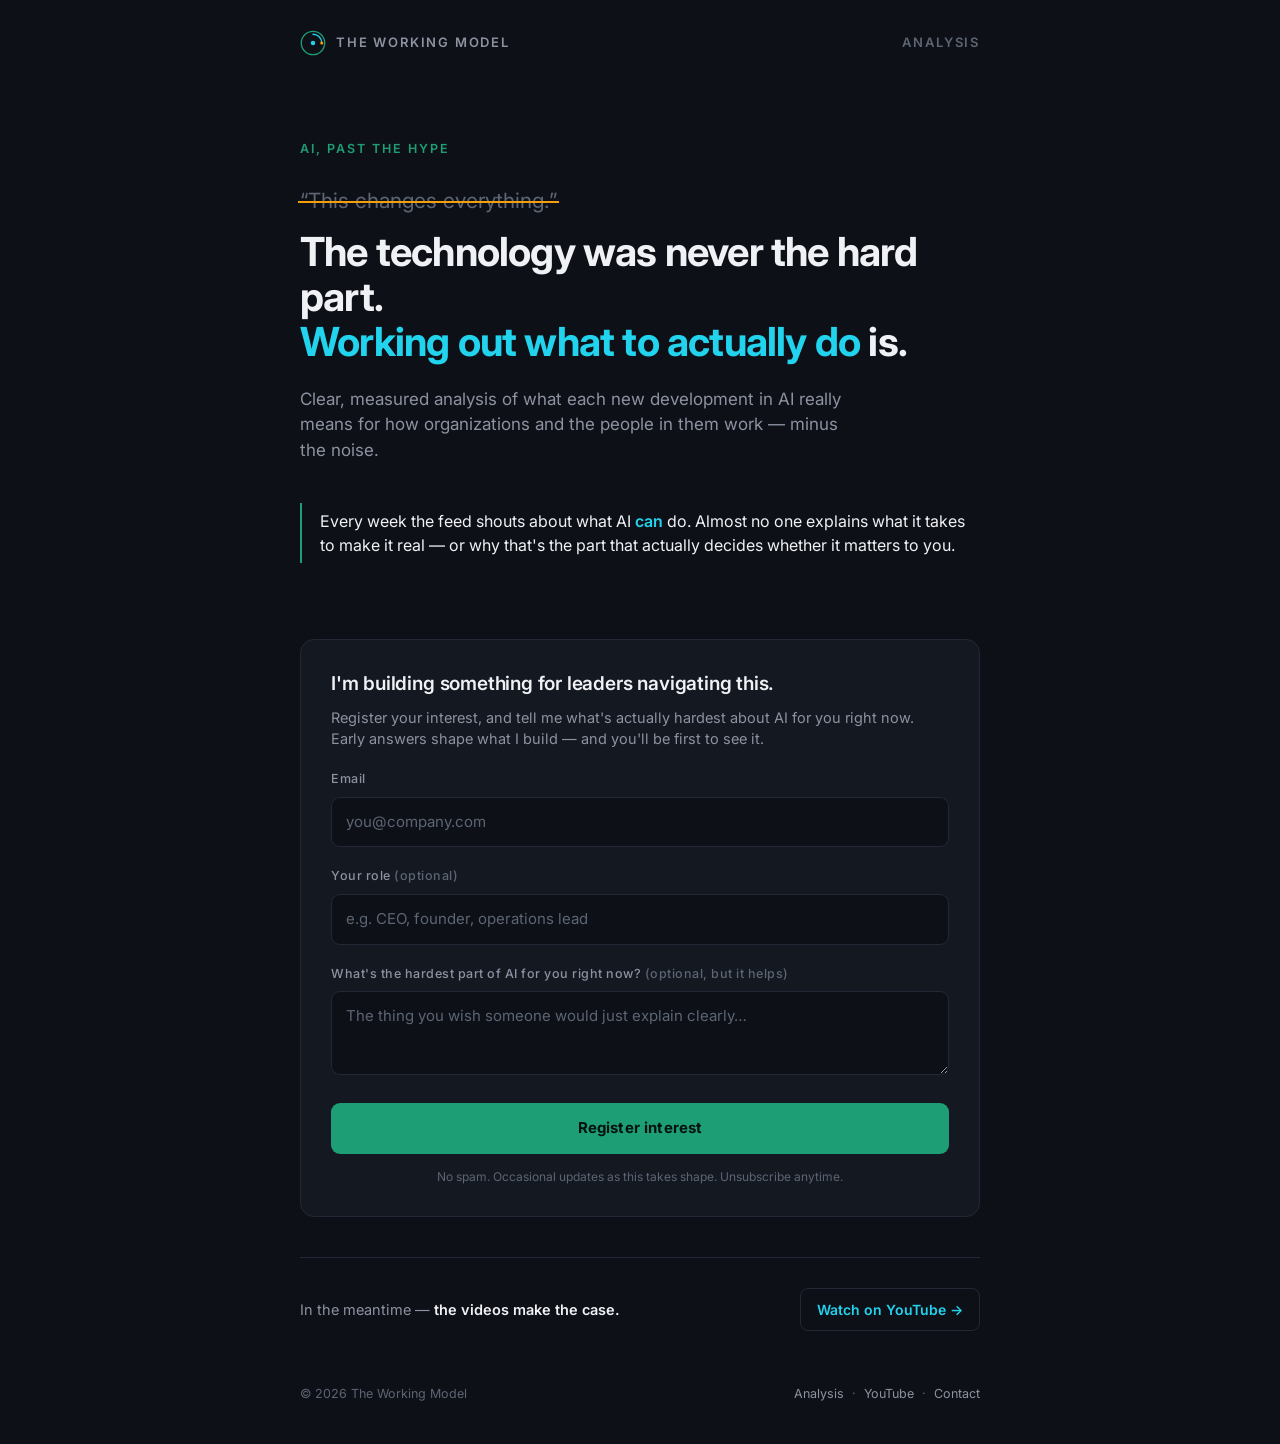
<file: index.html>
<!DOCTYPE html>
<html lang="en">
<head>
<meta charset="utf-8">
<meta name="viewport" content="width=device-width, initial-scale=1">
<title>The Working Model — AI, past the hype</title>
<meta name="description" content="Clear, measured analysis of what each new development in AI really means for how organizations and the people in them work — minus the noise.">

<!-- Social share preview (update the URL + image before launch) -->
<meta property="og:type" content="website">
<meta property="og:title" content="The Working Model — AI, past the hype">
<meta property="og:description" content="The technology was never the hard part. Working out what to actually do is.">
<meta property="og:url" content="https://theworkingmodel.co">
<meta name="twitter:card" content="summary_large_image">
<meta name="twitter:title" content="The Working Model — AI, past the hype">
<meta name="twitter:description" content="The technology was never the hard part. Working out what to actually do is.">

<link rel="preconnect" href="https://fonts.googleapis.com">
<link rel="preconnect" href="https://fonts.gstatic.com" crossorigin>
<link href="https://fonts.googleapis.com/css2?family=Inter:wght@400;500;600;700&display=swap" rel="stylesheet">
</head>
<body>
<style>
  :root{
    --bg:#0E1017; --bg2:#141821; --line:#222835;
    --text:#F0F1F5; --muted:#8C92A0; --dim:#5C6573;
    --teal:#1D9E75; --cyan:#22D3EE; --amber:#F59E0B;
    --maxw:680px;
  }
  *{box-sizing:border-box;margin:0;padding:0}
  @media (prefers-reduced-motion:reduce){*{animation:none!important;transition:none!important}}
  .twm-root{
    background:var(--bg); color:var(--text);
    font-family:"Inter",-apple-system,BlinkMacSystemFont,"Segoe UI",Roboto,sans-serif;
    -webkit-font-smoothing:antialiased; line-height:1.5;
    min-height:100vh; padding:0 24px;
  }
  .twm-wrap{max-width:var(--maxw);margin:0 auto}

  /* top bar */
  .twm-top{display:flex;align-items:center;gap:10px;padding:30px 0 0}
  .twm-mark{width:26px;height:26px;flex:0 0 auto}
  .twm-name{font-size:13px;letter-spacing:.14em;text-transform:uppercase;color:var(--muted);font-weight:600}

  .twm-nav{margin-left:auto;display:flex;gap:20px}
  .twm-nav a{font-size:13px;letter-spacing:.14em;text-transform:uppercase;font-weight:600;
    color:var(--dim);text-decoration:none;transition:color .18s}
  .twm-nav a:hover{color:var(--text)}
  .twm-nav a:focus-visible{outline:2px solid var(--cyan);outline-offset:3px;border-radius:2px}
  
  /* hero — the signature: hype struck through, replaced by the real question */
  .twm-hero{padding:84px 0 30px}
  .twm-eyebrow{font-size:12.5px;letter-spacing:.16em;text-transform:uppercase;color:var(--teal);font-weight:600;margin-bottom:26px}
  .twm-strike{font-size:21px;color:var(--dim);font-weight:400;margin-bottom:14px;position:relative;display:inline-block}
  .twm-strike span{position:relative}
  .twm-strike span::after{
    content:"";position:absolute;left:-2px;top:52%;height:2px;width:0;background:var(--amber);
    animation:strike .7s cubic-bezier(.5,0,.2,1) .5s forwards}
  @keyframes strike{to{width:calc(100% + 4px)}}
  .twm-h1{font-size:40px;line-height:1.12;font-weight:700;letter-spacing:-.02em;
    opacity:0;transform:translateY(8px);animation:rise .6s ease 1.15s forwards}
  .twm-h1 .accent{color:var(--cyan)}
  @keyframes rise{to{opacity:1;transform:none}}
  .twm-sub{font-size:17px;color:var(--muted);margin-top:22px;max-width:560px;
    opacity:0;animation:fade .6s ease 1.5s forwards}
  @keyframes fade{to{opacity:1}}

  /* the thesis line */
  .twm-thesis{border-left:2px solid var(--teal);padding:6px 0 6px 18px;margin:40px 0 0;
    font-size:16px;color:var(--text)}
  .twm-thesis b{color:var(--cyan);font-weight:600}

  /* form card */
  .twm-card{background:var(--bg2);border:1px solid var(--line);border-radius:14px;
    padding:30px;margin:46px 0 0}
  .twm-card h2{font-size:19px;font-weight:600;letter-spacing:-.01em}
  .twm-card p.lede{font-size:14.5px;color:var(--muted);margin-top:8px}
  .twm-field{margin-top:20px}
  .twm-label{display:block;font-size:12.5px;letter-spacing:.04em;color:var(--muted);
    margin-bottom:8px;font-weight:500}
  .twm-input,.twm-textarea{width:100%;background:var(--bg);border:1px solid var(--line);
    border-radius:9px;color:var(--text);font:inherit;font-size:15px;padding:13px 14px;
    transition:border-color .18s,box-shadow .18s}
  .twm-textarea{resize:vertical;min-height:84px}
  .twm-input::placeholder,.twm-textarea::placeholder{color:var(--dim)}
  .twm-input:focus,.twm-textarea:focus{outline:none;border-color:var(--teal);
    box-shadow:0 0 0 3px rgba(29,158,117,.18)}
  .twm-btn{margin-top:22px;width:100%;background:var(--teal);color:#04130D;border:none;
    border-radius:9px;font:inherit;font-size:15px;font-weight:700;letter-spacing:.01em;
    padding:14px;cursor:pointer;transition:background .18s,transform .06s}
  .twm-btn:hover{background:#23b386}
  .twm-btn:active{transform:translateY(1px)}
  .twm-btn:focus-visible{outline:2px solid var(--cyan);outline-offset:2px}
  .twm-fineprint{font-size:12px;color:var(--dim);margin-top:14px;text-align:center}

  /* success state */
  .twm-success{display:none;text-align:center;padding:14px 0}
  .twm-success .check{width:46px;height:46px;margin:0 auto 16px;display:block}
  .twm-success h2{font-size:20px}
  .twm-success p{font-size:14.5px;color:var(--muted);margin-top:10px;max-width:420px;margin-left:auto;margin-right:auto}

  /* secondary: videos */
  .twm-secondary{margin:40px 0 0;padding-top:30px;border-top:1px solid var(--line);
    display:flex;align-items:center;justify-content:space-between;gap:16px;flex-wrap:wrap}
  .twm-secondary .t{font-size:14.5px;color:var(--muted)}
  .twm-secondary .t b{color:var(--text);font-weight:600}
  .twm-watch{font-size:14px;font-weight:600;color:var(--cyan);text-decoration:none;
    border:1px solid var(--line);border-radius:8px;padding:10px 16px;transition:border-color .18s,color .18s;white-space:nowrap}
  .twm-watch:hover{border-color:var(--cyan)}

  .twm-foot{padding:54px 0 40px;color:var(--dim);font-size:12.5px;
    display:flex;justify-content:space-between;gap:12px;flex-wrap:wrap}
  .twm-foot a{color:var(--muted);text-decoration:none}
  .twm-foot a:hover{color:var(--text)}

  @media (max-width:560px){
    .twm-h1{font-size:31px} .twm-hero{padding:60px 0 24px}
    .twm-card{padding:24px}
  }
</style>

<div class="twm-root">
  <div class="twm-wrap">

    <div class="twm-top">
      <svg class="twm-mark" viewBox="0 0 40 40" fill="none" aria-hidden="true">
        <circle cx="20" cy="20" r="18" stroke="#1D9E75" stroke-width="2"/>
        <circle cx="20" cy="20" r="3.4" fill="#22D3EE"/>
        <path d="M20 6.5 A13.5 13.5 0 0 1 33.5 20" stroke="#22D3EE" stroke-width="2" fill="none" stroke-linecap="round"/>
        <circle cx="33.5" cy="20" r="2.4" fill="#F59E0B"/>
      </svg>
      <span class="twm-name">The Working Model</span>
      <nav class="twm-nav">
        <a href="/analysis/">Analysis</a>
      </nav>
    </div>

    <section class="twm-hero">
      <div class="twm-eyebrow">AI, past the hype</div>
      <div class="twm-strike"><span>“This changes everything.”</span></div>
      <h1 class="twm-h1">The technology was never the hard part.<br><span class="accent">Working out what to actually do</span> is.</h1>
      <p class="twm-sub">Clear, measured analysis of what each new development in AI really means for how organizations and the people in them work — minus the noise.</p>

      <p class="twm-thesis">Every week the feed shouts about what AI <b>can</b> do. Almost no one explains what it takes to make it real — or why that's the part that actually decides whether it matters to you.</p>
    </section>

    <section class="twm-card" id="card">
      <div id="formview">
        <h2>I'm building something for leaders navigating this.</h2>
        <p class="lede">Register your interest, and tell me what's actually hardest about AI for you right now. Early answers shape what I build — and you'll be first to see it.</p>

        <div class="twm-field">
          <label class="twm-label" for="email">Email</label>
          <input class="twm-input" id="email" type="email" placeholder="you@company.com" autocomplete="email"/>
        </div>

        <div class="twm-field">
          <label class="twm-label" for="role">Your role <span style="color:var(--dim)">(optional)</span></label>
          <input class="twm-input" id="role" type="text" placeholder="e.g. CEO, founder, operations lead"/>
        </div>

        <div class="twm-field">
          <label class="twm-label" for="need">What's the hardest part of AI for you right now? <span style="color:var(--dim)">(optional, but it helps)</span></label>
          <textarea class="twm-textarea" id="need" placeholder="The thing you wish someone would just explain clearly…"></textarea>
        </div>

        <button class="twm-btn" id="submit">Register interest</button>
        <p class="twm-fineprint">No spam. Occasional updates as this takes shape. Unsubscribe anytime.</p>
      </div>

      <div class="twm-success" id="successview">
        <svg class="check" viewBox="0 0 48 48" fill="none" aria-hidden="true">
          <circle cx="24" cy="24" r="22" stroke="#1D9E75" stroke-width="2"/>
          <path d="M15 24.5l6 6 12-13" stroke="#22D3EE" stroke-width="2.6" stroke-linecap="round" stroke-linejoin="round"/>
        </svg>
        <h2>You're on the list.</h2>
        <p>Thank you — what you shared genuinely shapes what gets built next. Keep an eye on your inbox.</p>
      </div>
    </section>

    <section class="twm-secondary">
      <div class="t">In the meantime — <b>the videos make the case.</b></div>
      <a class="twm-watch" href="#" id="watch">Watch on YouTube →</a>
    </section>

    <footer class="twm-foot">
      <span>© 2026 The Working Model</span>
      <span><a href="/analysis/">Analysis</a> &nbsp;·&nbsp; <a href="#">YouTube</a> &nbsp;·&nbsp; <a href="#">Contact</a></span>
    </footer>

  </div>
</div>

<script>
(function(){
  // ====================================================================
  // FORMSPREE SETUP — replace YOUR_FORM_ID with the ID from your form.
  // After you create a form at formspree.io, they give you an endpoint like:
  //   https://formspree.io/f/abcdwxyz
  // Paste just the part after /f/ below (e.g. "abcdwxyz").
  var FORMSPREE_ID = "mqeovejw";
  // ====================================================================
  var ENDPOINT = "https://formspree.io/f/" + FORMSPREE_ID;

  var submit=document.getElementById('submit');
  var email=document.getElementById('email');
  var role=document.getElementById('role');
  var need=document.getElementById('need');
  var formview=document.getElementById('formview');
  var successview=document.getElementById('successview');

  function flag(msg){
    email.focus();
    email.style.borderColor='#F59E0B';
    email.style.boxShadow='0 0 0 3px rgba(245,158,11,.18)';
    email.placeholder=msg;
    email.value='';
  }

  submit.addEventListener('click',function(){
    var val=(email.value||'').trim();
    var ok=/^[^\s@]+@[^\s@]+\.[^\s@]+$/.test(val);
    if(!ok){ flag('Enter a valid email to continue'); return; }

    submit.disabled=true;
    submit.textContent='Sending…';

    fetch(ENDPOINT,{
      method:'POST',
      headers:{'Accept':'application/json'},
      body:(function(){
        var fd=new FormData();
        fd.append('email',val);
        fd.append('role',(role.value||'').trim());
        fd.append('hardest_part',(need.value||'').trim());
        return fd;
      })()
    }).then(function(r){
      if(r.ok){
        formview.style.display='none';
        successview.style.display='block';
      }else{
        submit.disabled=false;
        submit.textContent='Register interest';
        flag('Something went wrong — try again');
      }
    }).catch(function(){
      submit.disabled=false;
      submit.textContent='Register interest';
      flag('Network error — try again');
    });
  });

  email.addEventListener('input',function(){
    email.style.borderColor='';email.style.boxShadow='';
  });
})();
</script>

</body>
</html>
</file>
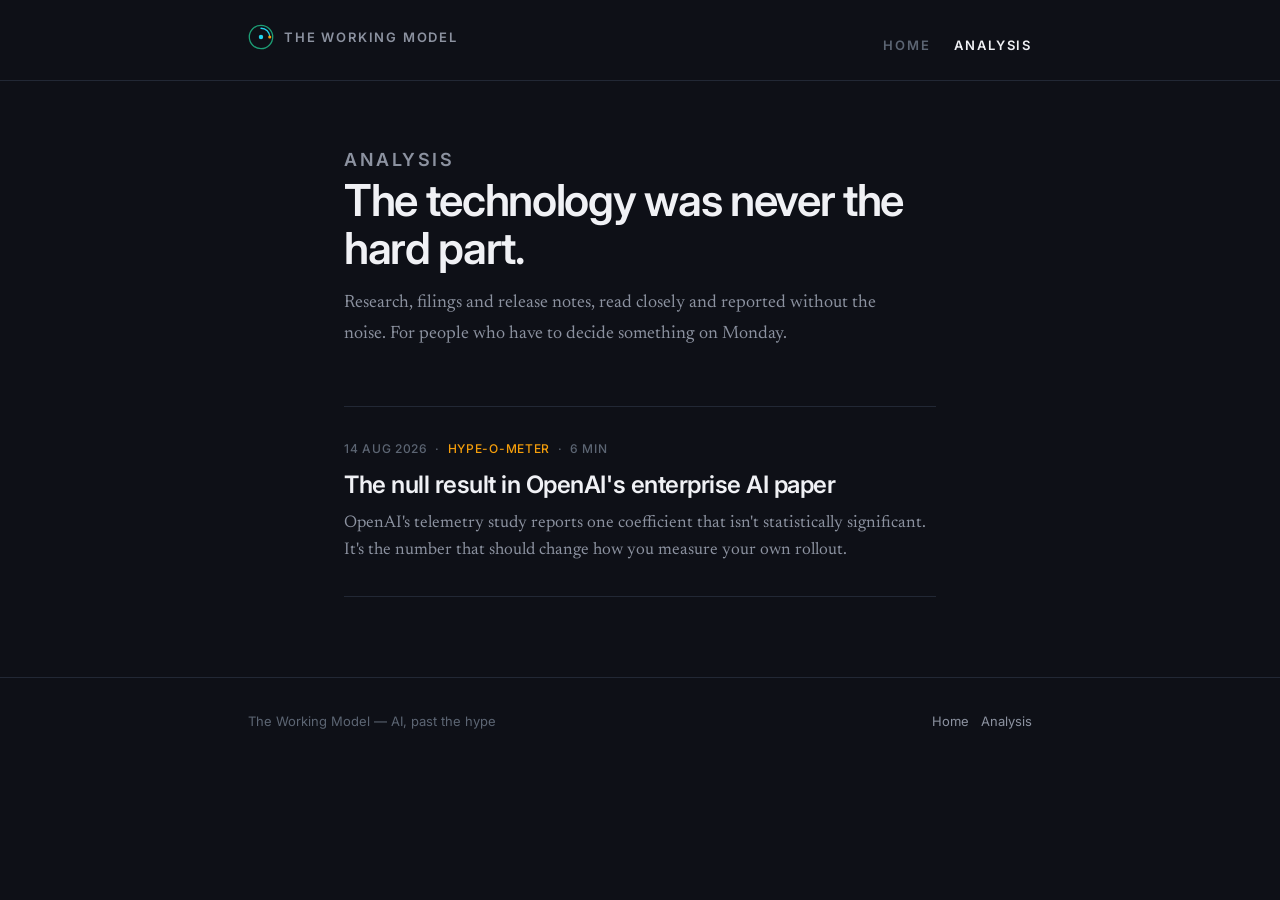
<file: analysis/index.html>
<!DOCTYPE html>
<html lang="en">
<head>
<meta charset="utf-8">
<meta name="viewport" content="width=device-width, initial-scale=1">

<title>Writing — The Working Model</title>
<meta name="description" content="Measured analysis of what each new development in AI actually means for how organizations work.">
<link rel="canonical" href="https://theworkingmodel.co/analysis/">

<meta property="og:type" content="website">
<meta property="og:site_name" content="The Working Model">
<meta property="og:title" content="Writing — The Working Model">
<meta property="og:description" content="Measured analysis of what each new development in AI actually means for how organizations work.">
<meta property="og:url" content="https://theworkingmodel.co/analysis/">
<meta name="twitter:card" content="summary_large_image">

<link rel="preconnect" href="https://fonts.googleapis.com">
<link rel="preconnect" href="https://fonts.gstatic.com" crossorigin>
<link href="https://fonts.googleapis.com/css2?family=Inter:wght@400;500;600&family=Newsreader:ital,opsz,wght@0,6..72,400;0,6..72,500;1,6..72,400&display=swap" rel="stylesheet">
<link rel="stylesheet" href="analysis.css">
</head>
<body>

<header class="masthead">
  <div class="wrap">
    <a class="wordmark" href="/">
      <svg class="twm-mark" viewBox="0 0 40 40" fill="none" aria-hidden="true">
        <circle cx="20" cy="20" r="18" stroke="#1D9E75" stroke-width="2"/>
        <circle cx="20" cy="20" r="3.4" fill="#22D3EE"/>
        <path d="M20 6.5 A13.5 13.5 0 0 1 33.5 20" stroke="#22D3EE" stroke-width="2" fill="none" stroke-linecap="round"/>
        <circle cx="33.5" cy="20" r="2.4" fill="#F59E0B"/>
      </svg>
      <span>The Working Model</span>
    </a>
    <nav>
      <a href="/">Home</a>
      <a href="/analysis/" aria-current="page">Analysis</a>
    </nav>
  </div>
</header>

<main>
  <div class="wrap">

    <div class="index-head">
      <p class="eyebrow">Analysis</p>
      <h1>The technology was never the hard part.</h1>
      <p>Research, filings and release notes, read closely and reported without the noise. For people who have to decide something on Monday.</p>
    </div>

    <ul class="post-list">
      <li>
        <a class="post-link" href="/analysis/null-result-openai-enterprise-paper/">
          <p class="meta">14 Aug 2026 &nbsp;&middot;&nbsp; <span class="seg">Hype-o-meter</span> &nbsp;&middot;&nbsp; 6 min</p>
          <h2>The null result in OpenAI's enterprise AI paper</h2>
          <p>OpenAI's telemetry study reports one coefficient that isn't statistically significant. It's the number that should change how you measure your own rollout.</p>
        </a>
      </li>
    </ul>

  </div>
</main>

<footer class="site-footer">
  <div class="wrap">
    <span>The Working Model — AI, past the hype</span>
    <span><a href="/">Home</a> &nbsp; <a href="/analysis/">Analysis</a></span>
  </div>
</footer>

</body>
</html>
</file>
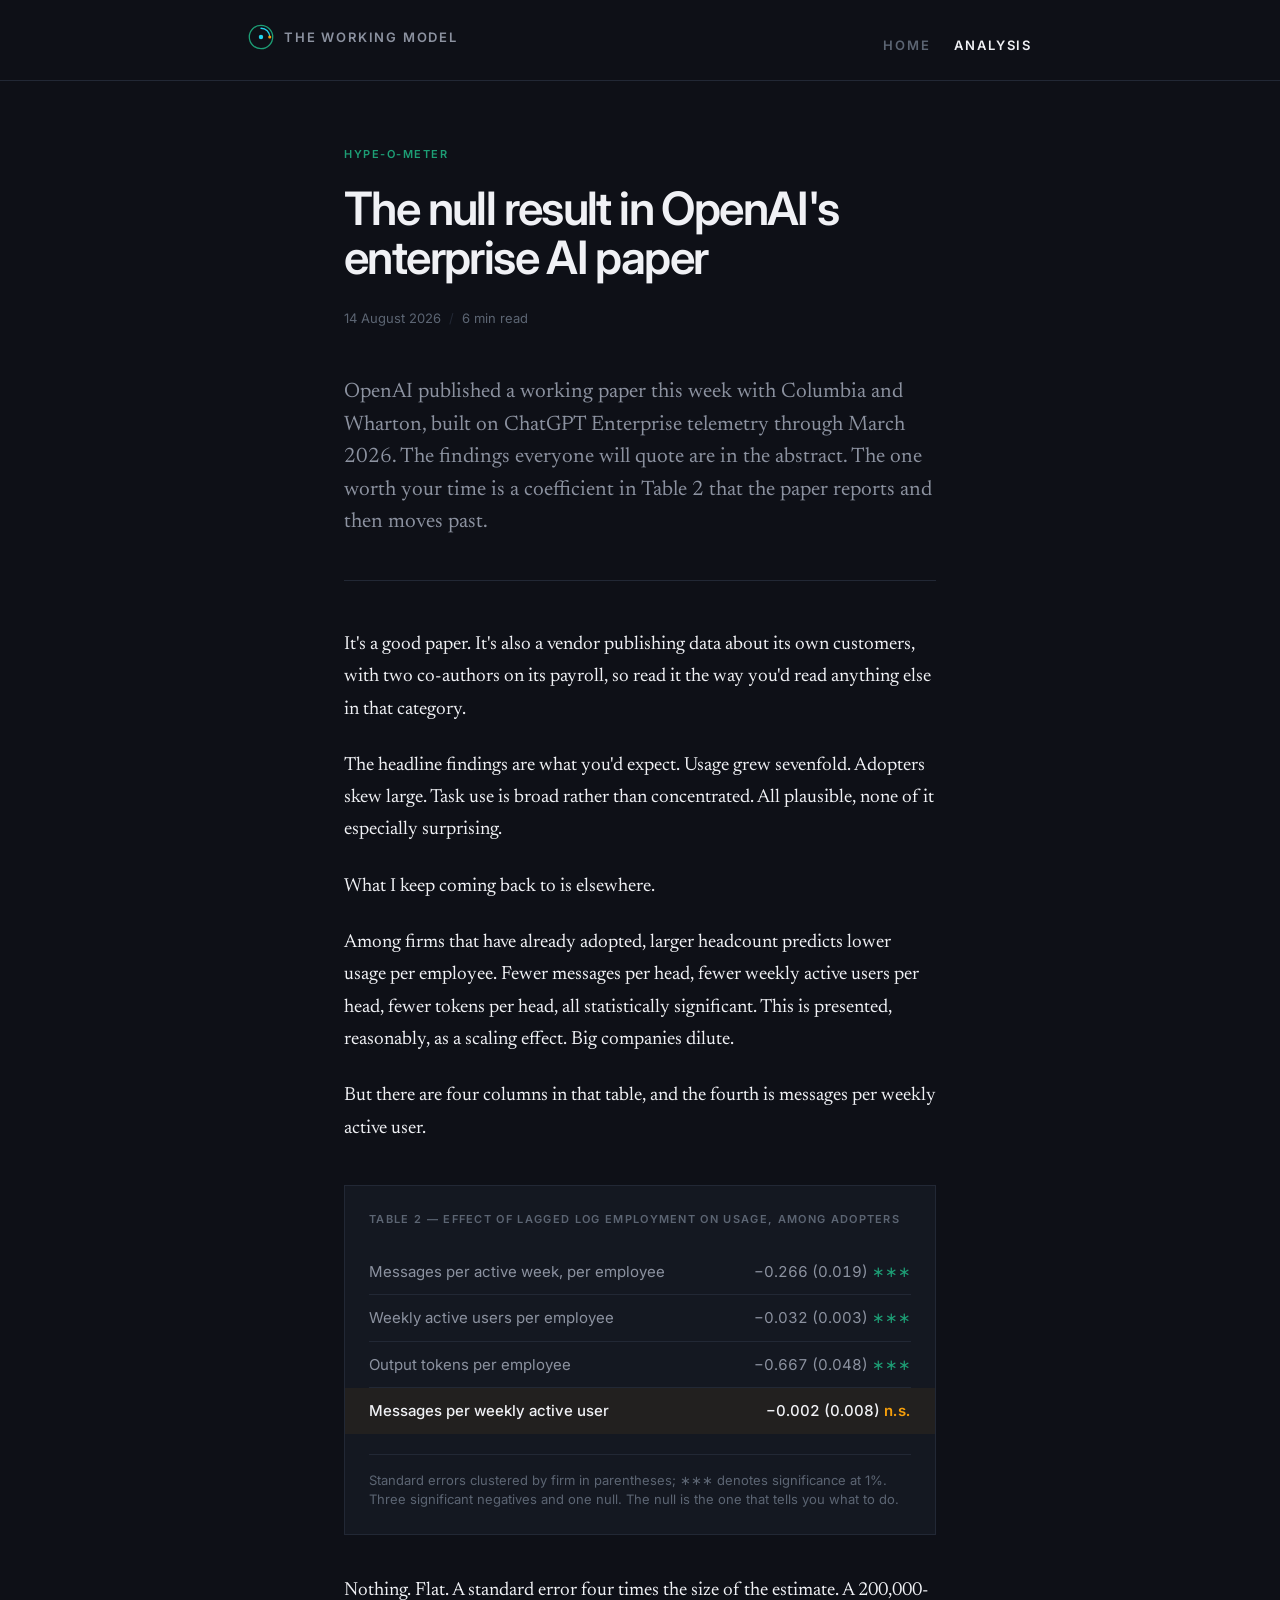
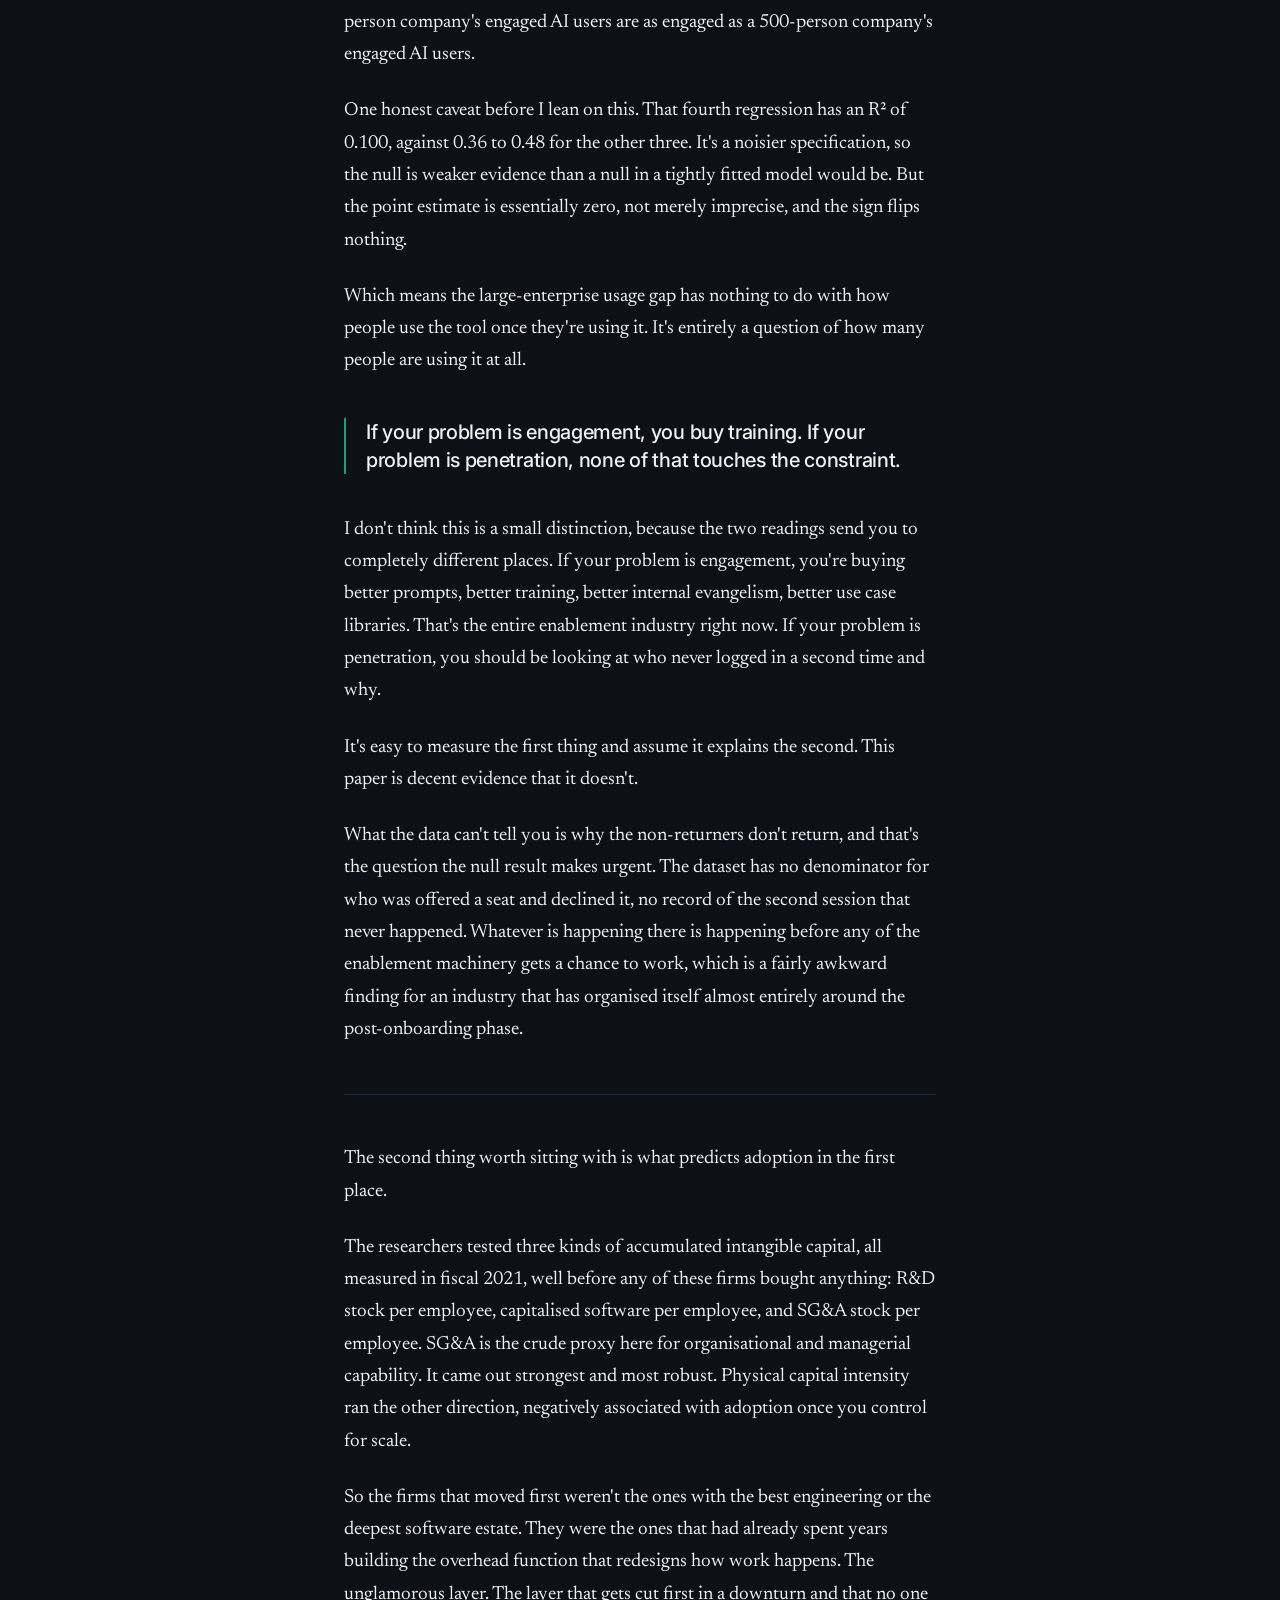
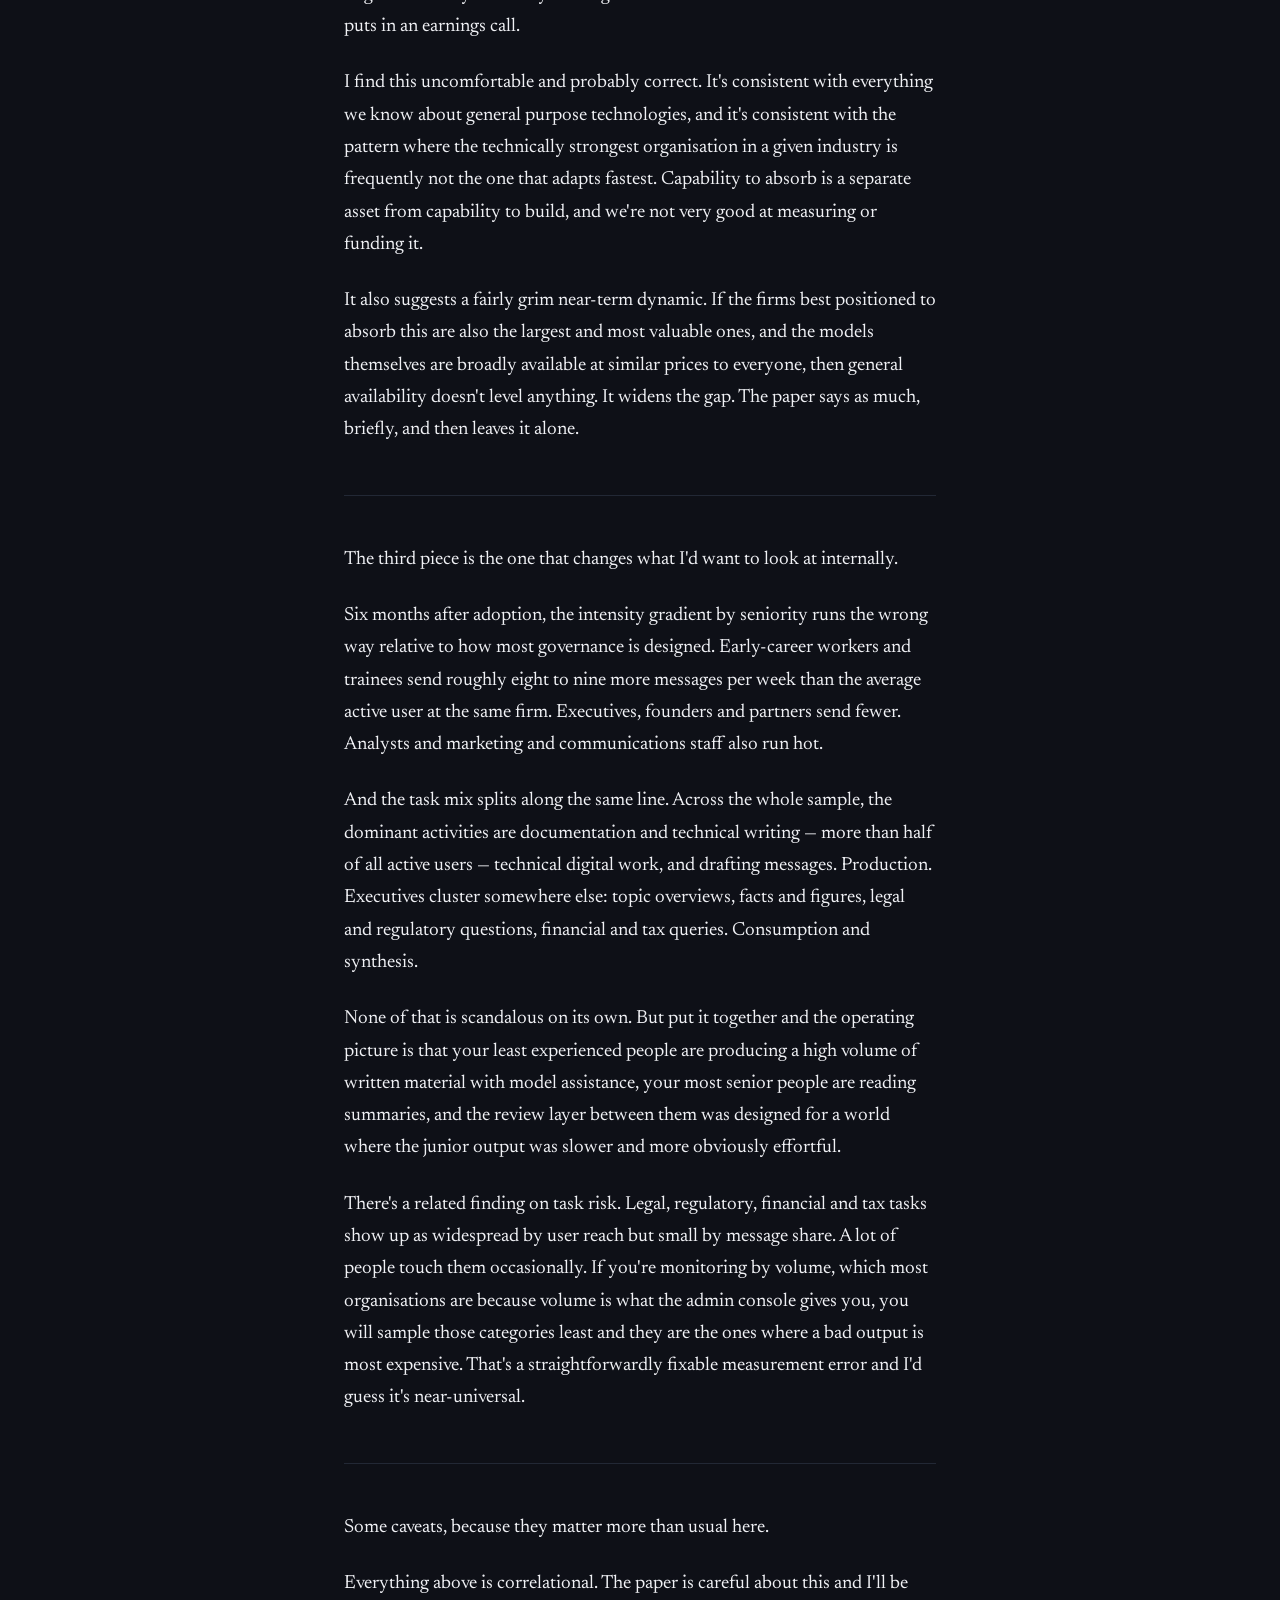
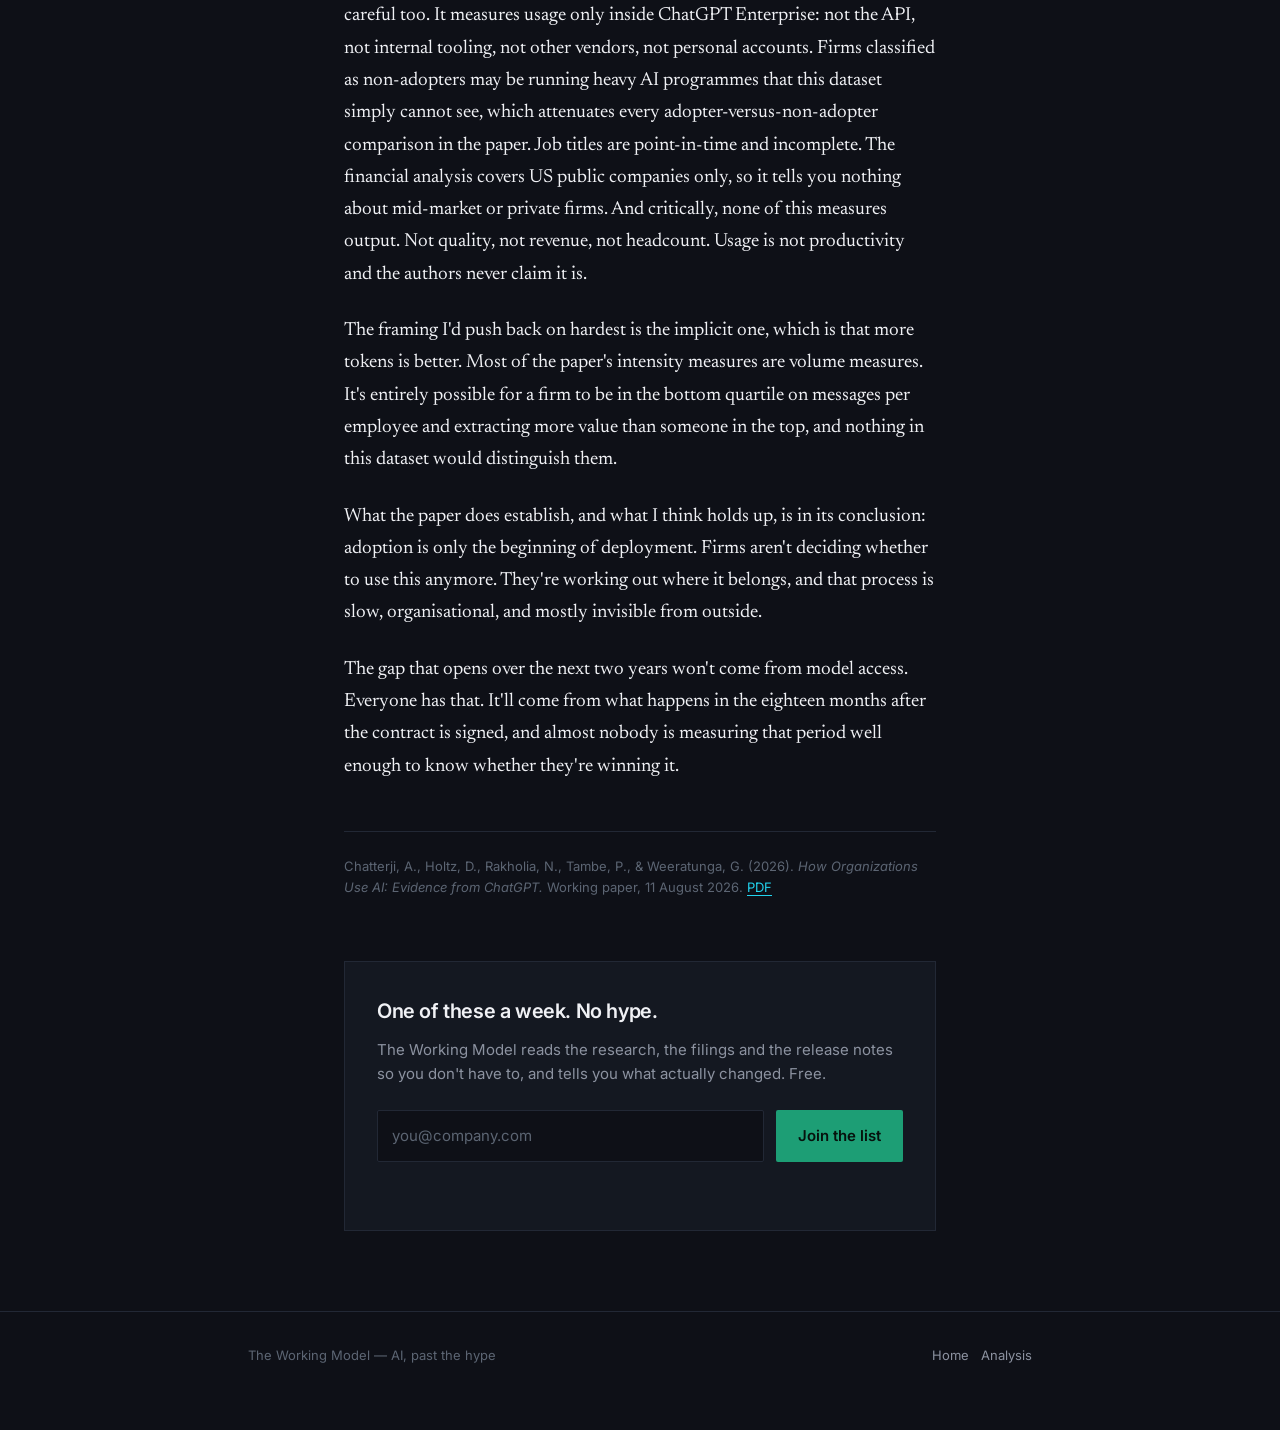
<file: analysis/null-result-openai-enterprise-paper/index.html>
<!DOCTYPE html>
<html lang="en">
<head>
<meta charset="utf-8">
<meta name="viewport" content="width=device-width, initial-scale=1">

<title>The null result in OpenAI's enterprise AI paper — The Working Model</title>
<meta name="description" content="OpenAI's enterprise telemetry paper reports one coefficient that isn't statistically significant. It's the most useful number in the study.">
<link rel="canonical" href="https://theworkingmodel.co/analysis/null-result-openai-enterprise-paper/">

<meta property="og:type" content="article">
<meta property="og:site_name" content="The Working Model">
<meta property="og:title" content="The null result in OpenAI's enterprise AI paper">
<meta property="og:description" content="OpenAI's enterprise telemetry paper reports one coefficient that isn't statistically significant. It's the most useful number in the study.">
<meta property="og:url" content="https://theworkingmodel.co/analysis/null-result-openai-enterprise-paper/">
<meta property="article:published_time" content="2026-08-14">
<meta name="twitter:card" content="summary_large_image">
<meta name="twitter:title" content="The null result in OpenAI's enterprise AI paper">
<meta name="twitter:description" content="OpenAI's enterprise telemetry paper reports one coefficient that isn't statistically significant. It's the most useful number in the study.">

<link rel="preconnect" href="https://fonts.googleapis.com">
<link rel="preconnect" href="https://fonts.gstatic.com" crossorigin>
<link href="https://fonts.googleapis.com/css2?family=Inter:wght@400;500;600&family=Newsreader:ital,opsz,wght@0,6..72,400;0,6..72,500;1,6..72,400&display=swap" rel="stylesheet">
<link rel="stylesheet" href="../analysis.css">
</head>
<body>

<header class="masthead">
  <div class="wrap">
    <a class="wordmark" href="/">
      <svg class="twm-mark" viewBox="0 0 40 40" fill="none" aria-hidden="true">
        <circle cx="20" cy="20" r="18" stroke="#1D9E75" stroke-width="2"/>
        <circle cx="20" cy="20" r="3.4" fill="#22D3EE"/>
        <path d="M20 6.5 A13.5 13.5 0 0 1 33.5 20" stroke="#22D3EE" stroke-width="2" fill="none" stroke-linecap="round"/>
        <circle cx="33.5" cy="20" r="2.4" fill="#F59E0B"/>
      </svg>
      <span>The Working Model</span>
    </a>
    <nav>
      <a href="/">Home</a>
      <a href="/analysis/" aria-current="page">Analysis</a>
    </nav>
  </div>
</header>

<article>
  <div class="wrap">

    <div class="article-head">
      <p class="eyebrow">Hype-o-meter</p>
      <h1>The null result in OpenAI's enterprise AI paper</h1>
      <p class="byline">
        <span>14 August 2026</span>
        <span class="sep">/</span>
        <span>6 min read</span>
      </p>
    </div>

    <p class="standfirst">OpenAI published a working paper this week with Columbia and Wharton, built on ChatGPT Enterprise telemetry through March 2026. The findings everyone will quote are in the abstract. The one worth your time is a coefficient in Table 2 that the paper reports and then moves past.</p>

    <p>It's a good paper. It's also a vendor publishing data about its own customers, with two co-authors on its payroll, so read it the way you'd read anything else in that category.</p>

    <p>The headline findings are what you'd expect. Usage grew sevenfold. Adopters skew large. Task use is broad rather than concentrated. All plausible, none of it especially surprising.</p>

    <p>What I keep coming back to is elsewhere.</p>

    <p>Among firms that have already adopted, larger headcount predicts lower usage per employee. Fewer messages per head, fewer weekly active users per head, fewer tokens per head, all statistically significant. This is presented, reasonably, as a scaling effect. Big companies dilute.</p>

    <p>But there are four columns in that table, and the fourth is messages per weekly active user.</p>

    <figure class="coef">
      <figcaption class="coef-cap">Table 2 — effect of lagged log employment on usage, among adopters</figcaption>
      <div class="coef-row">
        <span class="label">Messages per active week, per employee</span>
        <span class="val">&minus;0.266 (0.019) <span class="star">&lowast;&lowast;&lowast;</span></span>
      </div>
      <div class="coef-row">
        <span class="label">Weekly active users per employee</span>
        <span class="val">&minus;0.032 (0.003) <span class="star">&lowast;&lowast;&lowast;</span></span>
      </div>
      <div class="coef-row">
        <span class="label">Output tokens per employee</span>
        <span class="val">&minus;0.667 (0.048) <span class="star">&lowast;&lowast;&lowast;</span></span>
      </div>
      <div class="coef-row null-row">
        <span class="label">Messages per weekly active user</span>
        <span class="val">&minus;0.002 (0.008) <span class="ns">n.s.</span></span>
      </div>
      <p class="coef-note">Standard errors clustered by firm in parentheses; &lowast;&lowast;&lowast; denotes significance at 1%. Three significant negatives and one null. The null is the one that tells you what to do.</p>
    </figure>

    <p>Nothing. Flat. A standard error four times the size of the estimate. A 200,000-person company's engaged AI users are as engaged as a 500-person company's engaged AI users.</p>

    <p>One honest caveat before I lean on this. That fourth regression has an R&sup2; of 0.100, against 0.36 to 0.48 for the other three. It's a noisier specification, so the null is weaker evidence than a null in a tightly fitted model would be. But the point estimate is essentially zero, not merely imprecise, and the sign flips nothing.</p>

    <p>Which means the large-enterprise usage gap has nothing to do with how people use the tool once they're using it. It's entirely a question of how many people are using it at all.</p>

    <p class="pull">If your problem is engagement, you buy training. If your problem is penetration, none of that touches the constraint.</p>

    <p>I don't think this is a small distinction, because the two readings send you to completely different places. If your problem is engagement, you're buying better prompts, better training, better internal evangelism, better use case libraries. That's the entire enablement industry right now. If your problem is penetration, you should be looking at who never logged in a second time and why.</p>

    <p>It's easy to measure the first thing and assume it explains the second. This paper is decent evidence that it doesn't.</p>

    <p>What the data can't tell you is why the non-returners don't return, and that's the question the null result makes urgent. The dataset has no denominator for who was offered a seat and declined it, no record of the second session that never happened. Whatever is happening there is happening before any of the enablement machinery gets a chance to work, which is a fairly awkward finding for an industry that has organised itself almost entirely around the post-onboarding phase.</p>

    <hr class="break">

    <p>The second thing worth sitting with is what predicts adoption in the first place.</p>

    <p>The researchers tested three kinds of accumulated intangible capital, all measured in fiscal 2021, well before any of these firms bought anything: R&amp;D stock per employee, capitalised software per employee, and SG&amp;A stock per employee. SG&amp;A is the crude proxy here for organisational and managerial capability. It came out strongest and most robust. Physical capital intensity ran the other direction, negatively associated with adoption once you control for scale.</p>

    <p>So the firms that moved first weren't the ones with the best engineering or the deepest software estate. They were the ones that had already spent years building the overhead function that redesigns how work happens. The unglamorous layer. The layer that gets cut first in a downturn and that no one puts in an earnings call.</p>

    <p>I find this uncomfortable and probably correct. It's consistent with everything we know about general purpose technologies, and it's consistent with the pattern where the technically strongest organisation in a given industry is frequently not the one that adapts fastest. Capability to absorb is a separate asset from capability to build, and we're not very good at measuring or funding it.</p>

    <p>It also suggests a fairly grim near-term dynamic. If the firms best positioned to absorb this are also the largest and most valuable ones, and the models themselves are broadly available at similar prices to everyone, then general availability doesn't level anything. It widens the gap. The paper says as much, briefly, and then leaves it alone.</p>

    <hr class="break">

    <p>The third piece is the one that changes what I'd want to look at internally.</p>

    <p>Six months after adoption, the intensity gradient by seniority runs the wrong way relative to how most governance is designed. Early-career workers and trainees send roughly eight to nine more messages per week than the average active user at the same firm. Executives, founders and partners send fewer. Analysts and marketing and communications staff also run hot.</p>

    <p>And the task mix splits along the same line. Across the whole sample, the dominant activities are documentation and technical writing — more than half of all active users — technical digital work, and drafting messages. Production. Executives cluster somewhere else: topic overviews, facts and figures, legal and regulatory questions, financial and tax queries. Consumption and synthesis.</p>

    <p>None of that is scandalous on its own. But put it together and the operating picture is that your least experienced people are producing a high volume of written material with model assistance, your most senior people are reading summaries, and the review layer between them was designed for a world where the junior output was slower and more obviously effortful.</p>

    <p>There's a related finding on task risk. Legal, regulatory, financial and tax tasks show up as widespread by user reach but small by message share. A lot of people touch them occasionally. If you're monitoring by volume, which most organisations are because volume is what the admin console gives you, you will sample those categories least and they are the ones where a bad output is most expensive. That's a straightforwardly fixable measurement error and I'd guess it's near-universal.</p>

    <hr class="break">

    <p>Some caveats, because they matter more than usual here.</p>

    <p>Everything above is correlational. The paper is careful about this and I'll be careful too. It measures usage only inside ChatGPT Enterprise: not the API, not internal tooling, not other vendors, not personal accounts. Firms classified as non-adopters may be running heavy AI programmes that this dataset simply cannot see, which attenuates every adopter-versus-non-adopter comparison in the paper. Job titles are point-in-time and incomplete. The financial analysis covers US public companies only, so it tells you nothing about mid-market or private firms. And critically, none of this measures output. Not quality, not revenue, not headcount. Usage is not productivity and the authors never claim it is.</p>

    <p>The framing I'd push back on hardest is the implicit one, which is that more tokens is better. Most of the paper's intensity measures are volume measures. It's entirely possible for a firm to be in the bottom quartile on messages per employee and extracting more value than someone in the top, and nothing in this dataset would distinguish them.</p>

    <p>What the paper does establish, and what I think holds up, is in its conclusion: adoption is only the beginning of deployment. Firms aren't deciding whether to use this anymore. They're working out where it belongs, and that process is slow, organisational, and mostly invisible from outside.</p>

    <p>The gap that opens over the next two years won't come from model access. Everyone has that. It'll come from what happens in the eighteen months after the contract is signed, and almost nobody is measuring that period well enough to know whether they're winning it.</p>

    <p class="source-note">
      Chatterji, A., Holtz, D., Rakholia, N., Tambe, P., &amp; Weeratunga, G. (2026).
      <em>How Organizations Use AI: Evidence from ChatGPT.</em> Working paper, 11 August 2026.
      <a href="https://cdn.openai.com/pdf/how-organizations-use-chatgpt.pdf">PDF</a>
    </p>

    <!-- ============ WAITLIST ============ -->
    <section class="waitlist" aria-labelledby="wl-h">
      <h2 id="wl-h">One of these a week. No hype.</h2>
      <p>The Working Model reads the research, the filings and the release notes so you don't have to, and tells you what actually changed. Free.</p>
      <div class="fields">
        <label class="hp" for="wl-company">Company</label>
        <input class="hp" id="wl-company" type="text" name="_gotcha" tabindex="-1" autocomplete="off">
        <label class="hp" for="wl-email">Email address</label>
        <input id="wl-email" type="email" placeholder="you@company.com" autocomplete="email" required>
        <button id="wl-btn" type="button">Join the list</button>
      </div>
      <p class="status" id="wl-status" role="status" aria-live="polite"></p>
    </section>

  </div>
</article>

<footer class="site-footer">
  <div class="wrap">
    <span>The Working Model — AI, past the hype</span>
    <span><a href="/">Home</a> &nbsp; <a href="/analysis/">Analysis</a></span>
  </div>
</footer>

<script>
// Same Formspree endpoint as the landing page.
var FORMSPREE_ID = "mqeovejw";

(function () {
  var btn    = document.getElementById('wl-btn');
  var email  = document.getElementById('wl-email');
  var gotcha = document.getElementById('wl-company');
  var status = document.getElementById('wl-status');

  function say(msg, state) {
    status.textContent = msg;
    if (state) { status.setAttribute('data-state', state); }
    else { status.removeAttribute('data-state'); }
  }

  function submit() {
    if (gotcha.value) { return; }
    if (!email.checkValidity()) {
      say('Enter a valid email address.', 'error');
      email.focus();
      return;
    }
    btn.disabled = true;
    say('Sending…');

    fetch('https://formspree.io/f/' + FORMSPREE_ID, {
      method: 'POST',
      headers: { 'Accept': 'application/json', 'Content-Type': 'application/json' },
      body: JSON.stringify({
        email: email.value,
        source: 'analysis: null-result-openai-enterprise-paper'
      })
    })
    .then(function (r) {
      if (!r.ok) { throw new Error('bad status'); }
      say('You\u2019re on the list. Check your inbox to confirm.');
      email.value = '';
    })
    .catch(function () {
      btn.disabled = false;
      say('That didn\u2019t send. Try again in a moment.', 'error');
    });
  }

  btn.addEventListener('click', submit);
  email.addEventListener('keydown', function (e) {
    if (e.key === 'Enter') { e.preventDefault(); submit(); }
  });
})();
</script>

</body>
</html>
</file>
<file: analysis/analysis.css>
/* The Working Model — analysis section styles
   Palette locked to the landing page. Do not drift.
   bg #0E1017 · teal #1D9E75 · cyan #22D3EE · amber #F59E0B · text #F0F1F5 */

:root {
  --bg:        #0E1017;
  --bg-raised: #141821;
  --rule:      #222835;
  --teal:      #1D9E75;
  --cyan:      #22D3EE;
  --amber:     #F59E0B;
  --text:      #F0F1F5;
  --muted:     #8C92A0;
  --faint:     #5C6573;

  --ui:    "Inter", -apple-system, BlinkMacSystemFont, "Segoe UI", sans-serif;
  --prose: "Newsreader", Georgia, "Times New Roman", serif;

  --measure: 40rem;
}

*, *::before, *::after { box-sizing: border-box; }

html { -webkit-text-size-adjust: 100%; }

body {
  margin: 0;
  background: var(--bg);
  color: var(--text);
  font-family: var(--prose);
  font-size: 1.1875rem;
  line-height: 1.7;
  -webkit-font-smoothing: antialiased;
}

a { color: var(--cyan); text-decoration-thickness: 1px; text-underline-offset: 3px; }
a:hover { color: var(--text); }

:focus-visible {
  outline: 2px solid var(--cyan);
  outline-offset: 3px;
  border-radius: 2px;
}

.wrap {
  width: 100%;
  max-width: var(--measure);
  margin-inline: auto;
  padding-inline: 1.5rem;
}

/* ---------- masthead ---------- */

.masthead {
  border-bottom: 1px solid var(--rule);
  padding: 1.5rem 0;
  margin-bottom: 4rem;
}
.masthead .wrap {
  display: flex;
  align-items: baseline;
  justify-content: space-between;
  gap: 1rem;
  max-width: 52rem;
}
.wordmark {
  font-family: var(--ui);
  font-size: .8125rem;
  font-weight: 600;
  letter-spacing: .14em;
  text-transform: uppercase;
  color: var(--muted);
  text-decoration: none;
  display: flex;
  align-items: center;
  gap: .625rem;
}
.wordmark:hover { color: var(--text); }
.twm-mark { width: 26px; height: 26px; flex: 0 0 auto; }
.masthead nav {
  font-family: var(--ui);
  font-size: .8125rem;
  font-weight: 600;
  letter-spacing: .14em;
  text-transform: uppercase;
  display: flex;
  gap: 1.5rem;
}
.masthead nav a { color: var(--faint); text-decoration: none; }
.masthead nav a:hover, .masthead nav a[aria-current="page"] { color: var(--text); }

/* ---------- shared type ---------- */

.eyebrow {
  font-family: var(--ui);
  font-size: .6875rem;
  font-weight: 600;
  letter-spacing: .14em;
  text-transform: uppercase;
  color: var(--teal);
  margin: 0 0 1.25rem;
}

/* ---------- index ---------- */

.index-head { margin-bottom: 3.5rem; }
.index-head h1 {
  font-family: var(--ui);
  font-size: clamp(2rem, 6vw, 2.75rem);
  font-weight: 600;
  letter-spacing: -.03em;
  line-height: 1.1;
  margin: 0 0 1rem;
}
.index-head p {
  color: var(--muted);
  font-size: 1.125rem;
  margin: 0;
  max-width: 34rem;
}

.post-list { list-style: none; margin: 0; padding: 0; }
.post-list li { border-top: 1px solid var(--rule); }
.post-list li:last-child { border-bottom: 1px solid var(--rule); }

.post-link {
  display: block;
  padding: 2rem 0;
  text-decoration: none;
  color: inherit;
}
.post-link:hover { color: inherit; }
.post-link .meta {
  font-family: var(--ui);
  font-size: .75rem;
  font-weight: 500;
  letter-spacing: .06em;
  text-transform: uppercase;
  color: var(--faint);
  margin-bottom: .75rem;
}
.post-link .meta .seg { color: var(--amber); }
.post-link h2 {
  font-family: var(--ui);
  font-size: 1.5rem;
  font-weight: 600;
  letter-spacing: -.02em;
  line-height: 1.25;
  margin: 0 0 .625rem;
  transition: color .15s ease;
}
.post-link:hover h2 { color: var(--cyan); }
.post-link p {
  margin: 0;
  color: var(--muted);
  font-size: 1.0625rem;
  line-height: 1.6;
}

/* ---------- article ---------- */

.article-head { margin-bottom: 3rem; }
.article-head h1 {
  font-family: var(--ui);
  font-size: clamp(2rem, 6.5vw, 2.875rem);
  font-weight: 600;
  letter-spacing: -.035em;
  line-height: 1.08;
  margin: 0 0 1.5rem;
}
.byline {
  font-family: var(--ui);
  font-size: .8125rem;
  color: var(--faint);
  display: flex;
  flex-wrap: wrap;
  gap: .5rem;
  align-items: center;
}
.byline .sep { color: var(--rule); }

.standfirst {
  font-size: 1.3125rem;
  line-height: 1.55;
  color: var(--muted);
  margin: 0 0 3rem;
  padding-bottom: 2.5rem;
  border-bottom: 1px solid var(--rule);
}

article p { margin: 0 0 1.5rem; }


hr.break {
  border: 0;
  height: 1px;
  background: var(--rule);
  margin: 3rem 0;
}

.pull {
  font-family: var(--ui);
  font-size: 1.25rem;
  font-weight: 500;
  line-height: 1.4;
  letter-spacing: -.015em;
  color: var(--text);
  border-left: 2px solid var(--teal);
  padding-left: 1.25rem;
  margin: 2.5rem 0;
}

/* ---------- the signature: the coefficient table ---------- */

.coef {
  font-family: var(--ui);
  border: 1px solid var(--rule);
  background: var(--bg-raised);
  padding: 1.5rem;
  margin: 2.5rem 0;
}
.coef-cap {
  font-size: .6875rem;
  font-weight: 600;
  letter-spacing: .12em;
  text-transform: uppercase;
  color: var(--faint);
  margin-bottom: 1.25rem;
}
.coef-row {
  display: flex;
  justify-content: space-between;
  align-items: baseline;
  gap: 1rem;
  padding: .625rem 0;
  font-size: .9375rem;
  border-bottom: 1px solid var(--rule);
}
.coef-row:last-of-type { border-bottom: 0; }
.coef-row .label { color: var(--muted); }
.coef-row .val {
  font-variant-numeric: tabular-nums;
  white-space: nowrap;
  color: var(--muted);
}
.coef-row .val .star { color: var(--teal); }
.coef-row.null-row .label,
.coef-row.null-row .val { color: var(--text); font-weight: 500; }
.coef-row.null-row { background: rgba(245,158,11,.06); margin-inline: -1.5rem; padding-inline: 1.5rem; }
.coef-row.null-row .val .ns {
  color: var(--amber);
  font-weight: 600;
  letter-spacing: .04em;
}
.coef-note {
  font-size: .8125rem;
  line-height: 1.5;
  color: var(--faint);
  margin: 1.25rem 0 0;
  padding-top: 1rem;
  border-top: 1px solid var(--rule);
}

/* ---------- waitlist ---------- */

.waitlist {
  border: 1px solid var(--rule);
  background: var(--bg-raised);
  padding: 2rem;
  margin: 4rem 0 0;
  font-family: var(--ui);
}
.waitlist h2 {
  font-size: 1.25rem;
  font-weight: 600;
  letter-spacing: -.02em;
  margin: 0 0 .625rem;
}
.waitlist p {
  font-size: .9375rem;
  line-height: 1.6;
  color: var(--muted);
  margin: 0 0 1.5rem;
  font-family: var(--ui);
}
.waitlist .fields { display: flex; flex-wrap: wrap; gap: .75rem; }
.waitlist input[type=email] {
  flex: 1 1 16rem;
  min-width: 0;
  background: var(--bg);
  border: 1px solid var(--rule);
  color: var(--text);
  font: inherit;
  font-size: .9375rem;
  padding: .75rem .875rem;
  border-radius: 2px;
}
.waitlist input[type=email]::placeholder { color: var(--faint); }
.waitlist input[type=email]:focus { border-color: var(--teal); outline: none; }
.waitlist button {
  background: var(--teal);
  color: #06120D;
  border: 0;
  font: inherit;
  font-size: .9375rem;
  font-weight: 600;
  padding: .75rem 1.375rem;
  border-radius: 2px;
  cursor: pointer;
  transition: background .15s ease;
}
.waitlist button:hover { background: #23B686; }
.waitlist .hp { position: absolute; left: -9999px; }
.waitlist .status {
  font-size: .875rem;
  margin: 1rem 0 0;
  min-height: 1.25rem;
  color: var(--teal);
}
.waitlist .status[data-state="error"] { color: var(--amber); }

/* ---------- footer ---------- */

.site-footer {
  border-top: 1px solid var(--rule);
  margin-top: 5rem;
  padding: 2rem 0 4rem;
  font-family: var(--ui);
  font-size: .8125rem;
  color: var(--faint);
}
.site-footer .wrap { max-width: 52rem; display: flex; justify-content: space-between; flex-wrap: wrap; gap: 1rem; }
.site-footer a { color: var(--muted); text-decoration: none; }
.site-footer a:hover { color: var(--text); }

.source-note {
  font-family: var(--ui);
  font-size: .8125rem;
  line-height: 1.6;
  color: var(--faint);
  border-top: 1px solid var(--rule);
  margin-top: 3rem;
  padding-top: 1.5rem;
}

@media (max-width: 640px) {
  body { font-size: 1.125rem; }
  .masthead { margin-bottom: 2.5rem; }
  .coef-row { flex-direction: column; gap: .125rem; }
  .coef-row.null-row { margin-inline: -1rem; padding-inline: 1rem; }
  .coef { padding: 1.25rem; }
  .waitlist { padding: 1.5rem; }
}

@media (prefers-reduced-motion: reduce) {
  *, *::before, *::after { animation: none !important; transition: none !important; }
}
</file>
